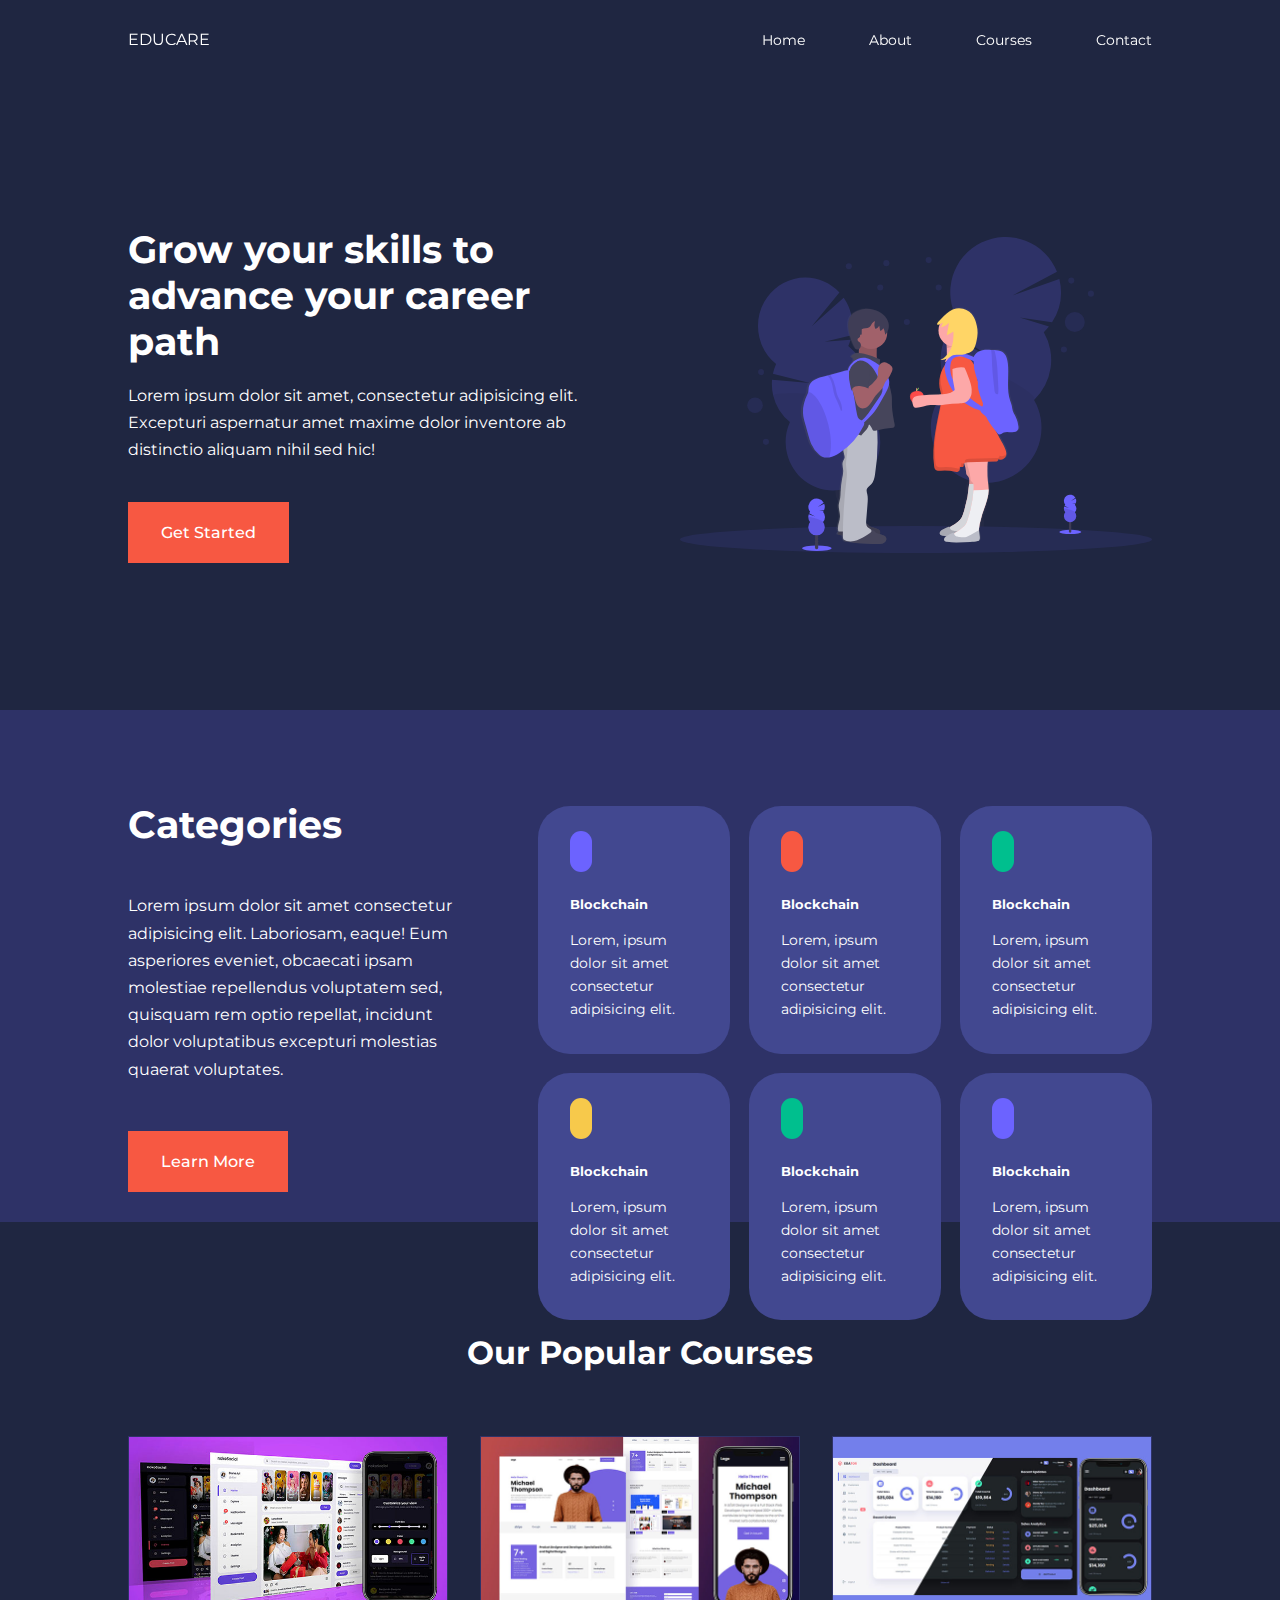
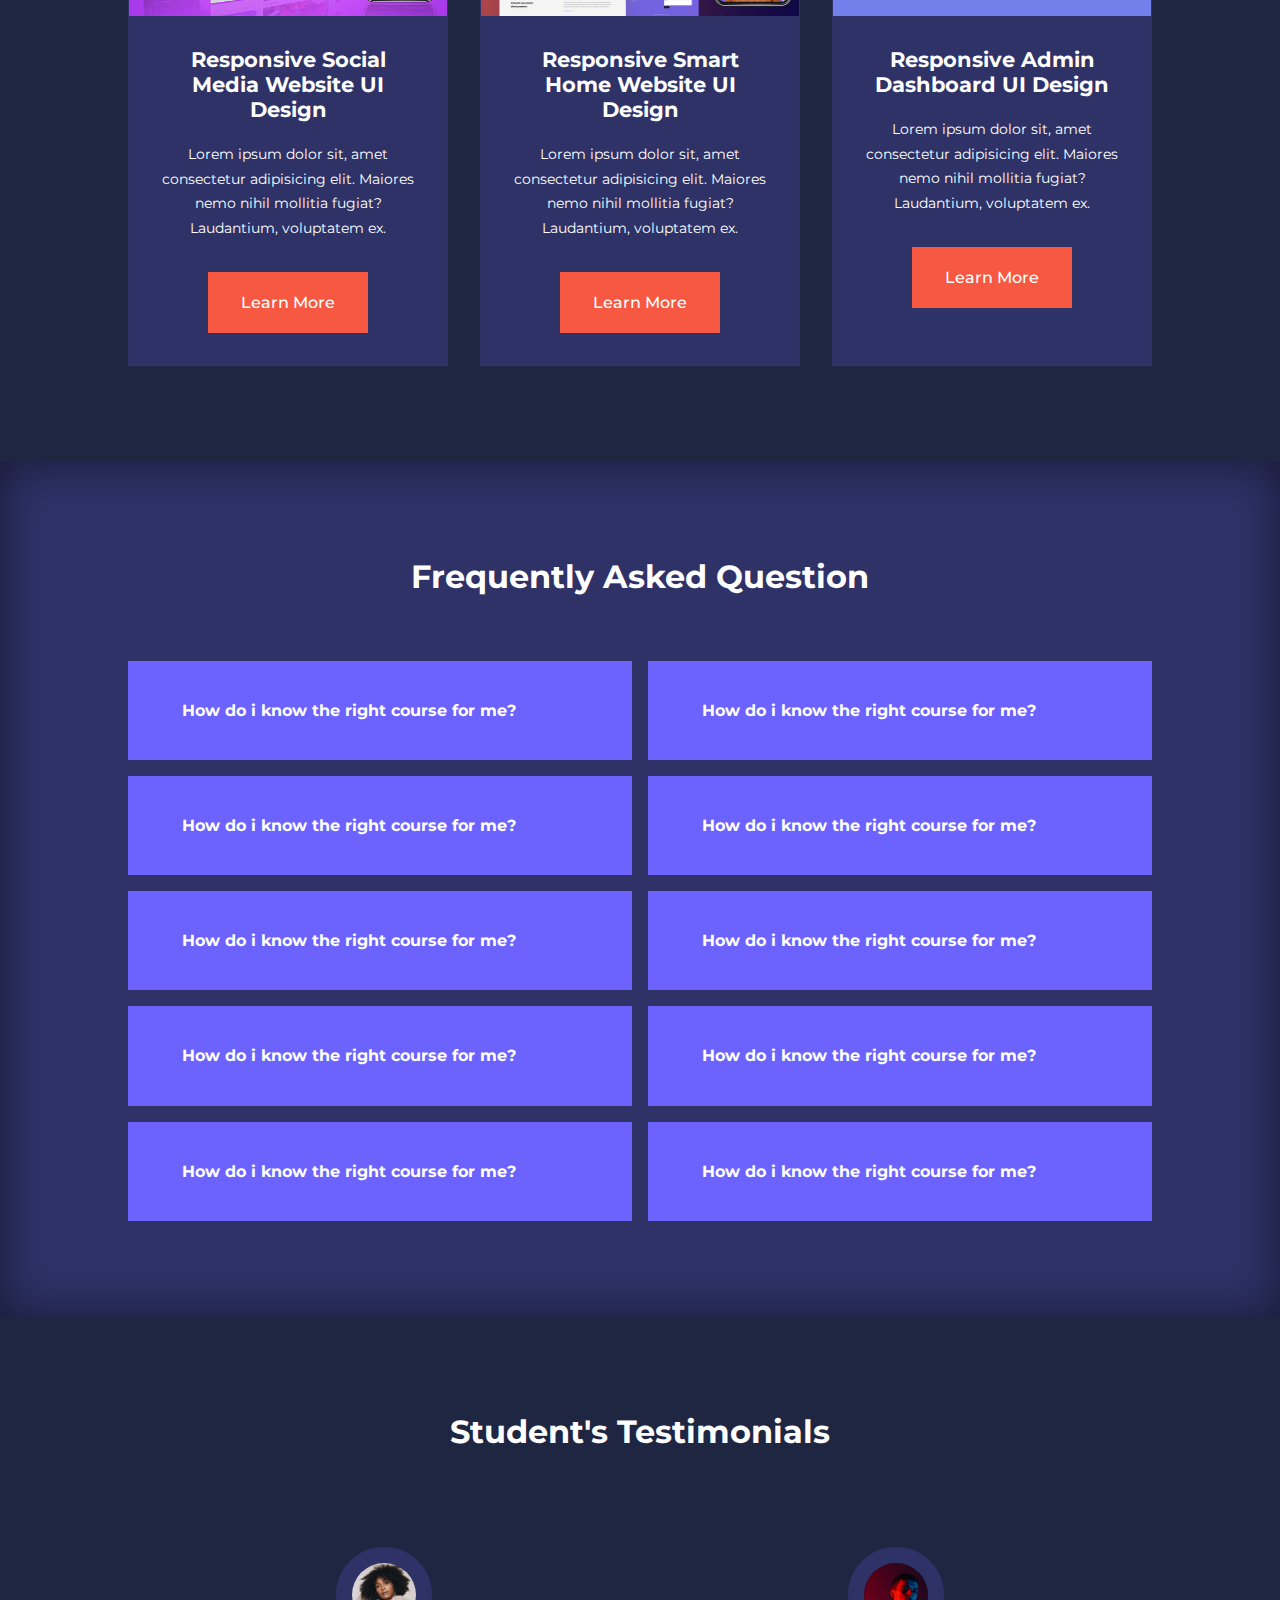
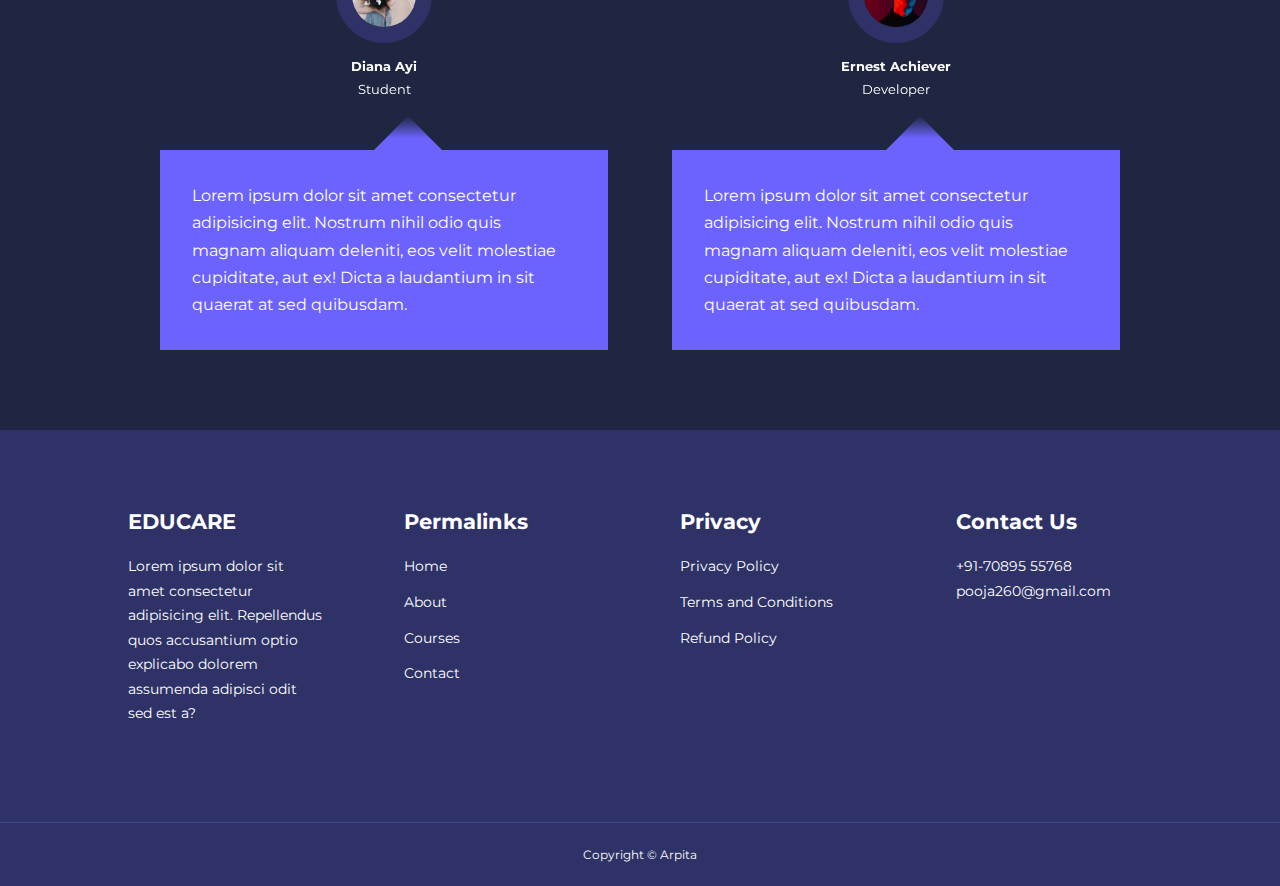
<file: index.html>
<!DOCTYPE html>
<html lang="en">
  <head>
    <meta charset="UTF-8" />
    <meta name="viewport" content="width=device-width, initial-scale=1.0" />
    <title>Education Website</title>

    <link rel="stylesheet" href="css/style.css" />
    <link
      rel="stylesheet"
      href="https://unicons.iconscout.com/release/v4.0.8/css/line.css"
    />
    <link rel="preconnect" href="https://fonts.googleapis.com" />
    <link rel="preconnect" href="https://fonts.gstatic.com" crossorigin />
    <link
      href="https://fonts.googleapis.com/css2?family=Montserrat:wght@300;400;500;600;700;800;900&family=Poppins:wght@500&family=Wix+Madefor+Display&display=swap"
      rel="stylesheet"
    />

    <link
      rel="stylesheet"
      href="https://cdn.jsdelivr.net/npm/swiper@10/swiper-bundle.min.css"
    />
  </head>
  <body>
    <nav>
      <div class="container nav_container">
        <a href="index.html">EDUCARE</a>
        <ul class="nav_menu">
          <li><a href="index.html ">Home</a></li>
          <li><a href="about.html">About</a></li>
          <li><a href="courses.html">Courses</a></li>
          <li><a href="contact.html">Contact</a></li>
        </ul>
        <button id="open-menu-btn"><i class="uil uil-bars"></i></button>
        <button id="close-menu-btn"><i class="uil uil-times"></i></button>
      </div>
    </nav>

    <header>
      <div class="container header_container">
        <div class="header_left">
          <h1>Grow your skills to advance your career path</h1>
          <p>
            Lorem ipsum dolor sit amet, consectetur adipisicing elit. Excepturi
            aspernatur amet maxime dolor inventore ab distinctio aliquam nihil
            sed hic!
          </p>
          <a href="courses.html" class="btn btn-primary"> Get Started</a>
        </div>
        <div class="header_right">
          <div class="header_right-image">
            <img src="./images/header.svg" />
          </div>
        </div>
      </div>
    </header>

    <!-- Start of Categories -->

    <section class="categories">
      <div class="container categories_container">
        <div class="categories_left">
          <h1>Categories</h1>
          <p>
            Lorem ipsum dolor sit amet consectetur adipisicing elit. Laboriosam,
            eaque! Eum asperiores eveniet, obcaecati ipsam molestiae repellendus
            voluptatem sed, quisquam rem optio repellat, incidunt dolor
            voluptatibus excepturi molestias quaerat voluptates.
          </p>
          <a href="#" class="btn btn-primary">Learn More</a>
        </div>

        <div class="categories_right">
          <article class="category">
            <span class="category__icon"
              ><i class="uil uil-bitcoin-circle"></i
            ></span>
            <h5>Blockchain</h5>
            <p>Lorem, ipsum dolor sit amet consectetur adipisicing elit.</p>
          </article>

          <article class="category">
            <span class="category__icon"><i class="uil uil-palette"></i></span>
            <h5>Blockchain</h5>
            <p>Lorem, ipsum dolor sit amet consectetur adipisicing elit.</p>
          </article>

          <article class="category">
            <span class="category__icon"
              ><i class="uil uil-dollar-alt"></i
            ></span>
            <h5>Blockchain</h5>
            <p>Lorem, ipsum dolor sit amet consectetur adipisicing elit.</p>
          </article>

          <article class="category">
            <span class="category__icon"
              ><i class="uil uil-megaphone"></i
            ></span>
            <h5>Blockchain</h5>
            <p>Lorem, ipsum dolor sit amet consectetur adipisicing elit.</p>
          </article>

          <article class="category">
            <span class="category__icon"><i class="uil uil-music"></i></span>
            <h5>Blockchain</h5>
            <p>Lorem, ipsum dolor sit amet consectetur adipisicing elit.</p>
          </article>

          <article class="category">
            <span class="category__icon"
              ><i class="uil uil-puzzle-piece"></i
            ></span>
            <h5>Blockchain</h5>
            <p>Lorem, ipsum dolor sit amet consectetur adipisicing elit.</p>
          </article>
        </div>
      </div>
    </section>

    <!-- End of Categories -->

    <!-- Start of courses -->

    <section class="courses">
      <h2>Our Popular Courses</h2>
      <div class="container courses_container">
        <article class="course">
          <div class="course_image">
            <img src="./images/course1.jpg" alt="" />
          </div>
          <div class="course_info">
            <h4>Responsive Social Media Website UI Design</h4>
            <p>
              Lorem ipsum dolor sit, amet consectetur adipisicing elit. Maiores
              nemo nihil mollitia fugiat? Laudantium, voluptatem ex.
            </p>

            <a href="courses.html" class="btn btn-primary">Learn More</a>
          </div>
        </article>

        <article class="course">
          <div class="course_image">
            <img src="./images/course2.jpg" alt="" />
          </div>
          <div class="course_info">
            <h4>Responsive Smart Home Website UI Design</h4>
            <p>
              Lorem ipsum dolor sit, amet consectetur adipisicing elit. Maiores
              nemo nihil mollitia fugiat? Laudantium, voluptatem ex.
            </p>

            <a href="courses.html" class="btn btn-primary">Learn More</a>
          </div>
        </article>

        <article class="course">
          <div class="course_image">
            <img src="./images/course3.jpg" alt="" />
          </div>
          <div class="course_info">
            <h4>Responsive Admin Dashboard UI Design</h4>
            <p>
              Lorem ipsum dolor sit, amet consectetur adipisicing elit. Maiores
              nemo nihil mollitia fugiat? Laudantium, voluptatem ex.
            </p>

            <a href="courses.html" class="btn btn-primary">Learn More</a>
          </div>
        </article>
      </div>
    </section>

    <!-- End of Courses -->

    <!-- Start of Faq -->

    <section class="faqs">
      <h2>Frequently Asked Question</h2>
      <div class="container container_faq">
        <article class="faq">
          <div class="faq_icon"><i class="uil uil-plus"></i></div>
          <div class="question_answer">
            <h4>How do i know the right course for me?</h4>
            <p>
              Lorem ipsum dolor sit amet consectetur adipisicing elit. Ab ea
              nemo esse mollitia cupiditate necessitatibus perferendis! Dolores
              magnam eius fugiat sit, neque sunt id numquam sapiente quas magni
              molestias earum.
            </p>
          </div>
        </article>

        <article class="faq">
          <div class="faq_icon"><i class="uil uil-plus"></i></div>
          <div class="question_answer">
            <h4>How do i know the right course for me?</h4>
            <p>
              Lorem ipsum dolor sit amet consectetur adipisicing elit. Ab ea
              nemo esse mollitia cupiditate necessitatibus perferendis! Dolores
              magnam eius fugiat sit, neque sunt id numquam sapiente quas magni
              molestias earum.
            </p>
          </div>
        </article>

        <article class="faq">
          <div class="faq_icon"><i class="uil uil-plus"></i></div>
          <div class="question_answer">
            <h4>How do i know the right course for me?</h4>
            <p>
              Lorem ipsum dolor sit amet consectetur adipisicing elit. Ab ea
              nemo esse mollitia cupiditate necessitatibus perferendis! Dolores
              magnam eius fugiat sit, neque sunt id numquam sapiente quas magni
              molestias earum.
            </p>
          </div>
        </article>

        <article class="faq">
          <div class="faq_icon"><i class="uil uil-plus"></i></div>
          <div class="question_answer">
            <h4>How do i know the right course for me?</h4>
            <p>
              Lorem ipsum dolor sit amet consectetur adipisicing elit. Ab ea
              nemo esse mollitia cupiditate necessitatibus perferendis! Dolores
              magnam eius fugiat sit, neque sunt id numquam sapiente quas magni
              molestias earum.
            </p>
          </div>
        </article>

        <article class="faq">
          <div class="faq_icon"><i class="uil uil-plus"></i></div>
          <div class="question_answer">
            <h4>How do i know the right course for me?</h4>
            <p>
              Lorem ipsum dolor sit amet consectetur adipisicing elit. Ab ea
              nemo esse mollitia cupiditate necessitatibus perferendis! Dolores
              magnam eius fugiat sit, neque sunt id numquam sapiente quas magni
              molestias earum.
            </p>
          </div>
        </article>

        <article class="faq">
          <div class="faq_icon"><i class="uil uil-plus"></i></div>
          <div class="question_answer">
            <h4>How do i know the right course for me?</h4>
            <p>
              Lorem ipsum dolor sit amet consectetur adipisicing elit. Ab ea
              nemo esse mollitia cupiditate necessitatibus perferendis! Dolores
              magnam eius fugiat sit, neque sunt id numquam sapiente quas magni
              molestias earum.
            </p>
          </div>
        </article>

        <article class="faq">
          <div class="faq_icon"><i class="uil uil-plus"></i></div>
          <div class="question_answer">
            <h4>How do i know the right course for me?</h4>
            <p>
              Lorem ipsum dolor sit amet consectetur adipisicing elit. Ab ea
              nemo esse mollitia cupiditate necessitatibus perferendis! Dolores
              magnam eius fugiat sit, neque sunt id numquam sapiente quas magni
              molestias earum.
            </p>
          </div>
        </article>

        <article class="faq">
          <div class="faq_icon"><i class="uil uil-plus"></i></div>
          <div class="question_answer">
            <h4>How do i know the right course for me?</h4>
            <p>
              Lorem ipsum dolor sit amet consectetur adipisicing elit. Ab ea
              nemo esse mollitia cupiditate necessitatibus perferendis! Dolores
              magnam eius fugiat sit, neque sunt id numquam sapiente quas magni
              molestias earum.
            </p>
          </div>
        </article>

        <article class="faq">
          <div class="faq_icon"><i class="uil uil-plus"></i></div>
          <div class="question_answer">
            <h4>How do i know the right course for me?</h4>
            <p>
              Lorem ipsum dolor sit amet consectetur adipisicing elit. Ab ea
              nemo esse mollitia cupiditate necessitatibus perferendis! Dolores
              magnam eius fugiat sit, neque sunt id numquam sapiente quas magni
              molestias earum.
            </p>
          </div>
        </article>

        <article class="faq">
          <div class="faq_icon"><i class="uil uil-plus"></i></div>
          <div class="question_answer">
            <h4>How do i know the right course for me?</h4>
            <p>
              Lorem ipsum dolor sit amet consectetur adipisicing elit. Ab ea
              nemo esse mollitia cupiditate necessitatibus perferendis! Dolores
              magnam eius fugiat sit, neque sunt id numquam sapiente quas magni
              molestias earum.
            </p>
          </div>
        </article>
      </div>
    </section>

    <!-- End of Faq -->

    <!-- Start of testimonials -->

    <section class="container testimonal_container swiper mySwiper">
      <h2 class="testimonial_heading">Student's Testimonials</h2>
      <div class="swiper-wrapper">
        <article class="testimonial swiper-slide">
          <div class="avatar">
            <img src="images/avatar1.jpg" alt="" />
          </div>
          <div class="testimonial_info">
            <h5>Diana Ayi</h5>
            <small>Student</small>
          </div>
          <div class="testimonial_body">
            <p>
              Lorem ipsum dolor sit amet consectetur adipisicing elit. Nostrum
              nihil odio quis magnam aliquam deleniti, eos velit molestiae
              cupiditate, aut ex! Dicta a laudantium in sit quaerat at sed
              quibusdam.
            </p>
          </div>
        </article>

        <article class="testimonial swiper-slide">
          <div class="avatar">
            <img src="images/avatar2.jpg" alt="" />
          </div>
          <div class="testimonial_info">
            <h5>Ernest Achiever</h5>
            <small>Developer</small>
          </div>
          <div class="testimonial_body">
            <p>
              Lorem ipsum dolor sit amet consectetur adipisicing elit. Nostrum
              nihil odio quis magnam aliquam deleniti, eos velit molestiae
              cupiditate, aut ex! Dicta a laudantium in sit quaerat at sed
              quibusdam.
            </p>
          </div>
        </article>

        <article class="testimonial swiper-slide">
          <div class="avatar">
            <img src="images/avatar3.jpg" alt="" />
          </div>
          <div class="testimonial_info">
            <h5>Edem Quist</h5>
            <small>Student</small>
          </div>
          <div class="testimonial_body">
            <p>
              Lorem ipsum dolor sit amet consectetur adipisicing elit. Nostrum
              nihil odio quis magnam aliquam deleniti, eos velit molestiae
              cupiditate, aut ex! Dicta a laudantium in sit quaerat at sed
              quibusdam.
            </p>
          </div>
        </article>

        <article class="testimonial swiper-slide">
          <div class="avatar">
            <img src="images/avatar4.jpg" alt="" />
          </div>
          <div class="testimonial_info">
            <h5>Hajia Bintu</h5>
            <small>Student</small>
          </div>
          <div class="testimonial_body">
            <p>
              Lorem ipsum dolor sit amet consectetur adipisicing elit. Nostrum
              nihil odio quis magnam aliquam deleniti, eos velit molestiae
              cupiditate, aut ex! Dicta a laudantium in sit quaerat at sed
              quibusdam.
            </p>
          </div>
        </article>

        <article class="testimonial swiper-slide">
          <div class="avatar">
            <img src="images/avatar5.jpg" alt="" />
          </div>
          <div class="testimonial_info">
            <h5>Jane Doe</h5>
            <small>Student</small>
          </div>
          <div class="testimonial_body">
            <p>
              Lorem ipsum dolor sit amet consectetur adipisicing elit. Nostrum
              nihil odio quis magnam aliquam deleniti, eos velit molestiae
              cupiditate, aut ex! Dicta a laudantium in sit quaerat at sed
              quibusdam.
            </p>
          </div>
        </article>
        
      </div>
    </section>

    <!-- End of testimonials -->

    <footer class="footer">
      <div class="container footer_container">
        <div class="footer_1">
          <a href="index.html" class="footer_logo"><h4>EDUCARE</h4></a>
          <p>
            Lorem ipsum dolor sit amet consectetur adipisicing elit. Repellendus
            quos accusantium optio explicabo dolorem assumenda adipisci odit sed
            est a?
          </p>
        </div>

        <div class="footer_2">
          <h4>Permalinks</h4>
          <ul class="permalinks">
            <li><a href="index.html">Home</a></li>
            <li><a href="about.html">About</a></li>
            <li><a href="courses.html">Courses</a></li>
            <li><a href="contact.html">Contact</a></li>
          </ul>
        </div>

        <div class="footer_3">
          <h4>Privacy</h4>
          <ul class="privacy">
            <li><a href="#">Privacy Policy </a></li>
            <li><a href="#">Terms and Conditions</a></li>
            <li><a href="#">Refund Policy</a></li>
          </ul>
        </div>

        <div class="footer_4">
          <h4>Contact Us</h4>
          <div>
            <p>+91-70895 55768 </p>
            <p>pooja260@gmail.com</p>
          </div>

          <ul class="footer_socials">
            <li><a href="#"><i class="uil uil-facebook"></i></a></li>
            <li><a href="#"><i class="uil uil-instagram"></i></a></li>
            <li><a href="#"><i class="uil uil-twitter"></i></a></li>
            <li><a href="#"><i class="uil uil-linkedin-alt"></i></a></li>
          </ul>
        </div>
      </div>

      <div class="footer_copyright">
        <small>Copyright &copy; Arpita</small>
      </div>
    </footer>

     <!-- End of Footer -->

    <script src="https://cdn.jsdelivr.net/npm/swiper@10/swiper-bundle.min.js"></script>
    <script src="main.js"></script>
    <script>
      var swiper = new Swiper(".mySwiper", {
        slidesPerView: 1,
        spacesBetween: 30,
        pagination: {
          el: ".swiper-pagination",
          clickable: true,
        },

        breakpoints: {
          600: { 
            slidesPerView: 2,
          },
        },
      });
    </script>
  </body>
</html>
</file>
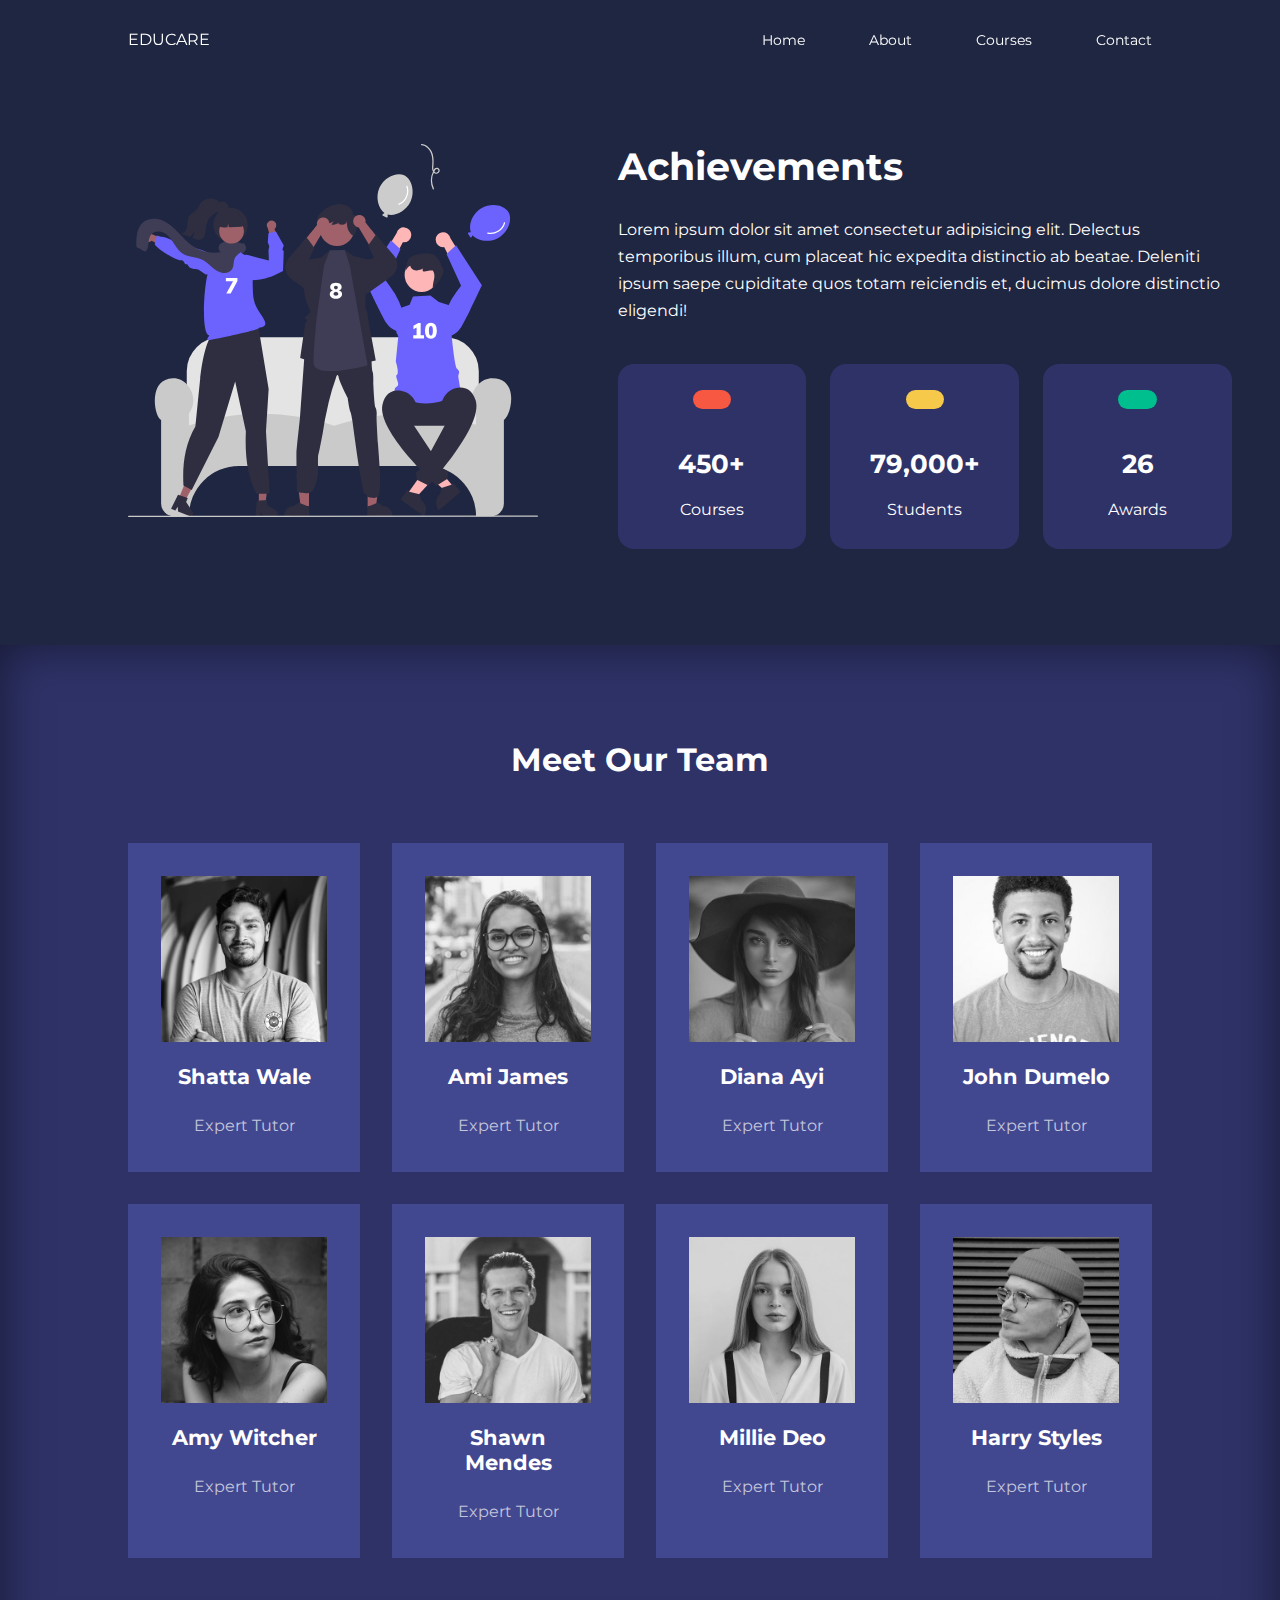
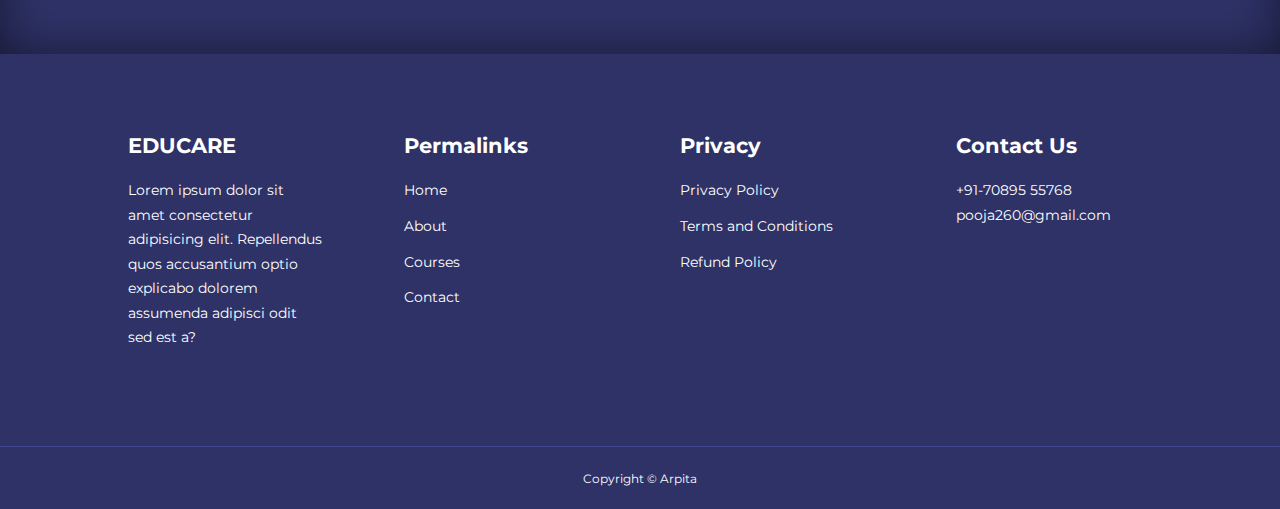
<file: about.html>
<!DOCTYPE html>
<html lang="en">
  <head>
    <meta charset="UTF-8" />
    <meta name="viewport" content="width=device-width, initial-scale=1.0" />
    <title>Education Website</title>

    <link rel="stylesheet" href="css/style.css" />
    <link rel="stylesheet" href="css/about.css">
    <link
      rel="stylesheet"
      href="https://unicons.iconscout.com/release/v4.0.8/css/line.css"
    />
    <link rel="preconnect" href="https://fonts.googleapis.com" />
    <link rel="preconnect" href="https://fonts.gstatic.com" crossorigin />
    <link
      href="https://fonts.googleapis.com/css2?family=Montserrat:wght@300;400;500;600;700;800;900&family=Poppins:wght@500&family=Wix+Madefor+Display&display=swap"
      rel="stylesheet"
    />

    <link
      rel="stylesheet"
      href="https://cdn.jsdelivr.net/npm/swiper@10/swiper-bundle.min.css"
    />
  </head>
  <body>
    <nav>
      <div class="container nav_container">
        <a href="index.html">EDUCARE</a>
        <ul class="nav_menu">
          <li><a href="index.html ">Home</a></li>
          <li><a href="about.html">About</a></li>
          <li><a href="courses.html">Courses</a></li>
          <li><a href="contact.html">Contact</a></li>
        </ul>
        <button id="open-menu-btn"><i class="uil uil-bars"></i></button>
        <button id="close-menu-btn"><i class="uil uil-times"></i></button>
      </div>
    </nav>

    <section class="about_achievements">
      <div class="container about_achievements-container">
        <div class="about_achievements-left">
          <img src="images/about achievements.svg" alt="" />
        </div>
        <div class="about_achievements-right">
          <h1>Achievements</h1>
          <p>
            Lorem ipsum dolor sit amet consectetur adipisicing elit. Delectus
            temporibus illum, cum placeat hic expedita distinctio ab beatae.
            Deleniti ipsum saepe cupiditate quos totam reiciendis et, ducimus
            dolore distinctio eligendi!
          </p>
          <div class="achievements-cards">
            <article class="achievement-card">
                <span class="achievements-icon"> <i class="uil uil-video"></i> </span>
                <h3>450+</h3>
                <p>Courses</p>
            </article>

            <article class="achievement-card">
                <span class="achievements-icon"> <i class="uil uil-users-alt"></i> </span>
                <h3>79,000+</h3>
                <p>Students</p>
            </article>
             
            <article class="achievement-card">
                <span class="achievements-icon"> <i class="uil uil-trophy"></i> </span>
                <h3>26</h3>
                <p>Awards</p>
            </article>
          </div>
        </div> 
      </div>
    </section>


    <section class="team">
        <h2>Meet Our Team</h2>

        <div  class="container team_container">
            <article class="team_member">
                <div class="team_member-image">
                    <img src="images/tm1.jpg" >
                </div>
                <div class="team_member-info">
                    <h4>Shatta Wale</h4>
                    <p>Expert Tutor</p>
                </div>
                <div class="team_member-socials">
                    <a href="https://instagram.com" target="_blank"><i class="uil uil-instagram"></i></a>
                    <a href="https://twitter.com" target="_blank"><i class="uil uil-twitter"></i></a>
                    <a href="https://linkedin.com" target="_blank"><i class="uil uil-linkedin"></i></a>
                </div> 
            </article>

            <article class="team_member">
                <div class="team_member-image">
                    <img src="images/tm2.jpg" >
                </div>
                <div class="team_member-info">
                    <h4>Ami James </h4>
                    <p>Expert Tutor</p>
                </div>
                <div class="team_member-socials">
                    <a href="https://instagram.com" target="_blank"><i class="uil uil-instagram"></i></a>
                    <a href="https://twitter.com" target="_blank"><i class="uil uil-twitter"></i></a>
                    <a href="https://linkedin.com" target="_blank"><i class="uil uil-linkedin"></i></a>
                </div> 
            </article>

            <article class="team_member">
                <div class="team_member-image">
                    <img src="images/tm3.jpg" >
                </div>
                <div class="team_member-info">
                    <h4>Diana Ayi</h4>
                    <p>Expert Tutor</p>
                </div>
                <div class="team_member-socials">
                    <a href="https://instagram.com" target="_blank"><i class="uil uil-instagram"></i></a>
                    <a href="https://twitter.com" target="_blank"><i class="uil uil-twitter"></i></a>
                    <a href="https://linkedin.com" target="_blank"><i class="uil uil-linkedin"></i></a>
                </div> 
            </article>

            <article class="team_member">
                <div class="team_member-image">
                    <img src="images/tm4.jpg" >
                </div>
                <div class="team_member-info">
                    <h4>John Dumelo</h4>
                    <p>Expert Tutor</p>
                </div>
                <div class="team_member-socials">
                    <a href="https://instagram.com" target="_blank"><i class="uil uil-instagram"></i></a>
                    <a href="https://twitter.com" target="_blank"><i class="uil uil-twitter"></i></a>
                    <a href="https://linkedin.com" target="_blank"><i class="uil uil-linkedin"></i></a>
                </div> 
            </article>

            <article class="team_member">
                <div class="team_member-image">
                    <img src="images/tm5.jpg" >
                </div>
                <div class="team_member-info">
                    <h4>Amy Witcher</h4>
                    <p>Expert Tutor</p>
                </div>
                <div class="team_member-socials">
                    <a href="https://instagram.com" target="_blank"><i class="uil uil-instagram"></i></a>
                    <a href="https://twitter.com" target="_blank"><i class="uil uil-twitter"></i></a>
                    <a href="https://linkedin.com" target="_blank"><i class="uil uil-linkedin"></i></a>
                </div>  
            </article>

            <article class="team_member">
                <div class="team_member-image">
                    <img src="images/tm6.jpg" >
                </div>
                <div class="team_member-info">
                    <h4>Shawn Mendes</h4>
                    <p>Expert Tutor</p>
                </div>
                <div class="team_member-socials">
                    <a href="https://instagram.com" target="_blank"><i class="uil uil-instagram"></i></a>
                    <a href="https://twitter.com" target="_blank"><i class="uil uil-twitter"></i></a>
                    <a href="https://linkedin.com" target="_blank"><i class="uil uil-linkedin"></i></a>
                </div> 
            </article>


            <article class="team_member">
                <div class="team_member-image">
                    <img src="images/tm7.jpg" >
                </div>
                <div class="team_member-info">
                    <h4>Millie Deo</h4>
                    <p>Expert Tutor</p>
                </div>
                <div class="team_member-socials">
                    <a href="https://instagram.com" target="_blank"><i class="uil uil-instagram"></i></a>
                    <a href="https://twitter.com" target="_blank"><i class="uil uil-twitter"></i></a>
                    <a href="https://linkedin.com" target="_blank"><i class="uil uil-linkedin"></i></a>
                </div> 
            </article>

            <article class="team_member">
                <div class="team_member-image">
                    <img src="images/tm8.jpg" >
                </div>
                <div class="team_member-info">
                    <h4>Harry Styles</h4>
                    <p>Expert Tutor</p>
                </div>
                <div class="team_member-socials">
                    <a href="https://instagram.com" target="_blank"><i class="uil uil-instagram"></i></a>
                    <a href="https://twitter.com" target="_blank"><i class="uil uil-twitter"></i></a>
                    <a href="https://linkedin.com" target="_blank"><i class="uil uil-linkedin"></i></a>
                </div> 
            </article>
        </div>

    </section>

    <footer class="footer">
      <div class="container footer_container">
        <div class="footer_1">
          <a href="index.html" class="footer_logo"><h4>EDUCARE</h4></a>
          <p>
            Lorem ipsum dolor sit amet consectetur adipisicing elit. Repellendus
            quos accusantium optio explicabo dolorem assumenda adipisci odit sed
            est a?
          </p>
        </div>

        <div class="footer_2">
          <h4>Permalinks</h4>
          <ul class="permalinks">
            <li><a href="index.html">Home</a></li>
            <li><a href="about.html">About</a></li>
            <li><a href="courses.html">Courses</a></li>
            <li><a href="contact.html">Contact</a></li>
          </ul>
        </div>

        <div class="footer_3">
          <h4>Privacy</h4>
          <ul class="privacy">
            <li><a href="#">Privacy Policy </a></li>
            <li><a href="#">Terms and Conditions</a></li>
            <li><a href="#">Refund Policy</a></li>
          </ul>
        </div>

        <div class="footer_4">
          <h4>Contact Us</h4>
          <div>
            <p>+91-70895 55768</p>
            <p>pooja260@gmail.com</p>
          </div>

          <ul class="footer_socials">
            <li>
              <a href="#"><i class="uil uil-facebook"></i></a>
            </li>
            <li>
              <a href="#"><i class="uil uil-instagram"></i></a>
            </li>
            <li>
              <a href="#"><i class="uil uil-twitter"></i></a>
            </li>
            <li>
              <a href="#"><i class="uil uil-linkedin-alt"></i></a>
            </li>
          </ul>
        </div>
      </div>

      <div class="footer_copyright">
        <small>Copyright &copy; Arpita</small>
      </div>
    </footer>

    <script src="main.js"></script>
  </body>
</html>
</file>
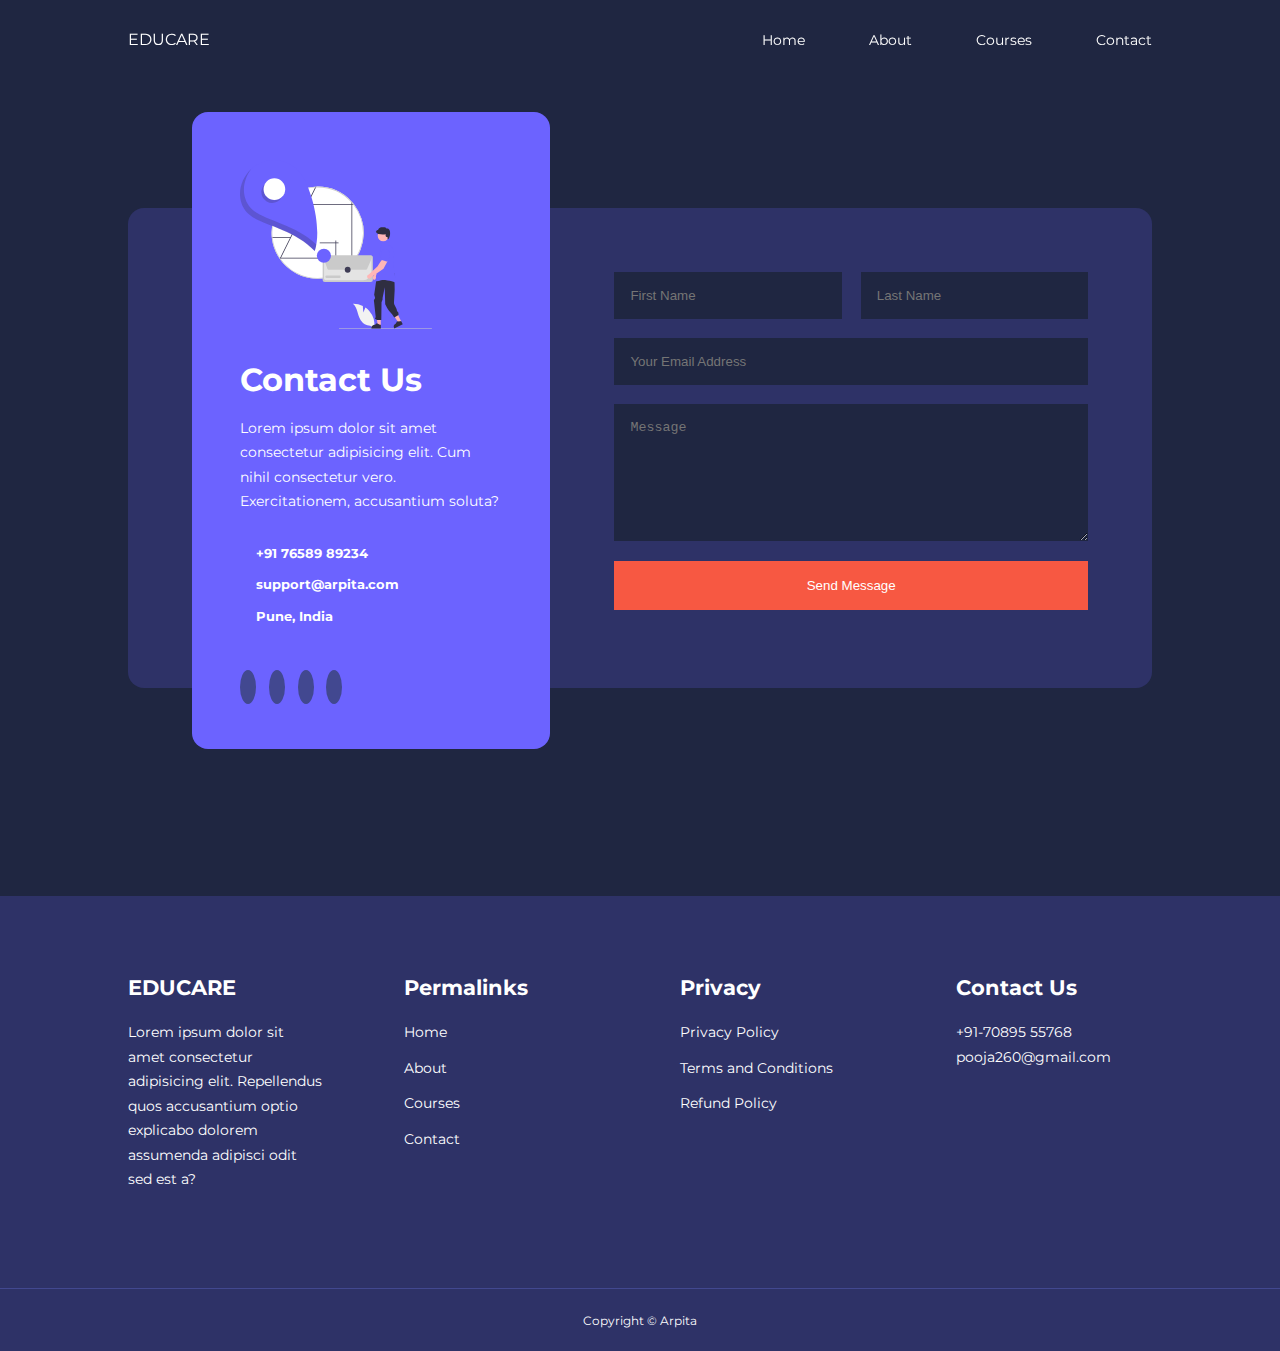
<file: contact.html>
<!DOCTYPE html>
<html lang="en">
  <head>
    <meta charset="UTF-8" />
    <meta name="viewport" content="width=device-width, initial-scale=1.0" />
    <title>Education Website</title>

    <link rel="stylesheet" href="css/style.css" />
    <link rel="stylesheet" href="css/contact.css" />
    <link
      rel="stylesheet"
      href="https://unicons.iconscout.com/release/v4.0.8/css/line.css"
    />
    <link rel="preconnect" href="https://fonts.googleapis.com" />
    <link rel="preconnect" href="https://fonts.gstatic.com" crossorigin />
    <link
      href="https://fonts.googleapis.com/css2?family=Montserrat:wght@300;400;500;600;700;800;900&family=Poppins:wght@500&family=Wix+Madefor+Display&display=swap"
      rel="stylesheet"
    />

    <link
      rel="stylesheet"
      href="https://cdn.jsdelivr.net/npm/swiper@10/swiper-bundle.min.css"
    />
  </head>
  <body>
    <nav>
      <div class="container nav_container">
        <a href="index.html">EDUCARE</a>
        <ul class="nav_menu">
          <li><a href="index.html ">Home</a></li>
          <li><a href="about.html">About</a></li>
          <li><a href="courses.html">Courses</a></li>
          <li><a href="contact.html">Contact</a></li>
        </ul>
        <button id="open-menu-btn"><i class="uil uil-bars"></i></button>
        <button id="close-menu-btn"><i class="uil uil-times"></i></button>
      </div>
    </nav>

    <section class="contact">
      <div class="container contact_container">
        <aside class="contact_aside">
          <div class="aside_image">
            <img src="images/contact.svg" />
          </div>
          <h2>Contact Us</h2>
          <p>
            Lorem ipsum dolor sit amet consectetur adipisicing elit. Cum nihil
            consectetur vero. Exercitationem, accusantium soluta?
          </p>
          <ul class="contact_details">
            <li>
              <i class="uil uil-phone-times"></i>
              <h5>+91 76589 89234</h5>
            </li>
            <li>
              <i class="uil uil-envelope"></i>
              <h5>support@arpita.com</h5>
            </li>
            <li>
              <i class="uil uil-location-point"></i>
              <h5>Pune, India</h5>
            </li>
          </ul>
          <ul class="contact_socials">
            <li>
              <a href="#"><i class="uil uil-facebook"></i></a>
            </li>
            <li>
              <a href="#"><i class="uil uil-instagram"></i></a>
            </li>
            <li>
              <a href="#"><i class="uil uil-twitter"></i></a>
            </li>
            <li>
              <a href="#"><i class="uil uil-linkedin-alt"></i></a>
            </li>
          </ul>
        </aside>

        <form action="https://formspree.io/f/moqoddyr" method="POST" class="contact_form">
            <div class="form_name">
                <input type="text" name="first Name" placeholder="First Name" required>
                <input type="text" name="Last Name" placeholder="Last Name" required>
            </div>
            <input type="email" name="Email Address" placeholder="Your Email Address" required>
            <textarea name="Message" rows="7" placeholder="Message" required></textarea>
            <button type="submit" class="btn btn-primary"> Send Message</button>
        </form>
      </div>
    </section>

    <footer class="footer">
      <div class="container footer_container">
        <div class="footer_1">
          <a href="index.html" class="footer_logo"><h4>EDUCARE</h4></a>
          <p>
            Lorem ipsum dolor sit amet consectetur adipisicing elit. Repellendus
            quos accusantium optio explicabo dolorem assumenda adipisci odit sed
            est a?
          </p>
        </div>

        <div class="footer_2">
          <h4>Permalinks</h4>
          <ul class="permalinks">
            <li><a href="index.html">Home</a></li>
            <li><a href="about.html">About</a></li>
            <li><a href="courses.html">Courses</a></li>
            <li><a href="contact.html">Contact</a></li>
          </ul>
        </div>

        <div class="footer_3">
          <h4>Privacy</h4>
          <ul class="privacy">
            <li><a href="#">Privacy Policy </a></li>
            <li><a href="#">Terms and Conditions</a></li>
            <li><a href="#">Refund Policy</a></li>
          </ul>
        </div>

        <div class="footer_4">
          <h4>Contact Us</h4>
          <div>
            <p>+91-70895 55768</p>
            <p>pooja260@gmail.com</p>
          </div>

          <ul class="footer_socials">
            <li>
              <a href="#"><i class="uil uil-facebook"></i></a>
            </li>
            <li>
              <a href="#"><i class="uil uil-instagram"></i></a>
            </li>
            <li>
              <a href="#"><i class="uil uil-twitter"></i></a>
            </li>
            <li>
              <a href="#"><i class="uil uil-linkedin-alt"></i></a>
            </li>
          </ul>
        </div>
      </div>

      <div class="footer_copyright">
        <small>Copyright &copy; Arpita</small>
      </div>
    </footer>

    <!-- End of Footer -->

    <script src="main.js"></script>
  </body>
</html>
</file>
<file: css/style.css>
* {
  margin: 0;
  padding: 0;
  border: 0;
  outline: 0;
  text-decoration: none;
  list-style: none;
  box-sizing: border-box;
}

:root {
  --color-primary: #6c63ff;
  --color-success: #00bf8e;
  --color-warning: #f7c94b;
  --color-danger: #f75842;
  --color-danger-variant: rgba(247, 88, 66, 0.4);
  --color-white: #ffffff;
  --color-light: rgba(255, 255, 255, 0.7);
  --color-black: #000;
  --color-bg: #1f2641;
  --color-bg1: #2e3267;
  --color-bg2: #424890;

  --container-width-lg: 80%;
  --container-width-md: 90%;
  --container-width-sm: 94%;

  --transition: all 400ms ease;
}
body {
  font-family: "Montserrat", sans-serif;
  line-height: 1.7;
  color: var(--color-white);
  background: var(--color-bg);
}

.container {
  width: var(--container-width-lg);
  margin: 0 auto;
}

section {
  padding: 6rem 0;
}

section h2 {
  text-align: center;
  margin-bottom: 4rem;
}

h1,
h2,
h3,
h4,
h5 {
  line-height: 1.2;
}

h1 {
  font-size: 2.4rem;
}

h2 {
  font-size: 2rem;
}

h3 {
  font-size: 1.6rem;
}

h4 {
  font-size: 1.3rem;
}

a {
  color: var(--color-white);
}

img {
  width: 100%;
  display: block;
  object-fit: cover;
}

.btn {
  display: inline-block;
  background: var(--color-white);
  color: var(--color-black);
  padding: 1rem 2rem;
  border: 1px solid transparent;
  font-weight: 500;
  transition: var(--transition);
}

.btn:hover {
  background: transparent;
  color: var(--color-white);
  border-color: var(--color-white);
}

.btn-primary {
  background: var(--color-danger);
  color: var(--color-white);
}

nav {
  background: transparent;
  width: 100vw;
  height: 5rem;
  position: fixed;
  top: 0;
  z-index: 11;
}

/* change navbar style on scroll using javascript */

.window-scroll {
  background: var(--color-primary);
  box-shadow: 0 1rem 2rem rgba(0, 0, 0, 0.2);
}

.nav_container {
  height: 100%;
  display: flex;
  justify-content: space-between;
  align-items: center;
}

nav button {
  display: none;
}

.nav_menu {
  display: flex;
  align-items: center;
  gap: 4rem;
}

.nav_menu a {
  font-size: 0.9rem;
  transition: var(--transition);
}

.nav_menu a:hover {
  color: var(--color-bg2);
}

header {
  position: relative;
  top: 5rem;
  overflow: hidden;
  height: 70vh;
  margin-bottom: 5rem;
}

.header_container {
  display: grid;
  grid-template-columns: 1fr 1fr;
  align-items: center;
  gap: 5rem;
  height: 100%;
}

.header_left p {
  margin: 1rem 0 2.4rem;
}

/* Categories */

.categories {
  background: var(--color-bg1);
  height: 32rem;
}

.categories h1 {
  line-height: 1;
  margin-bottom: 3rem;
}

.categories_container {
  display: grid;
  grid-template-columns: 40% 60%;
}

.categories_left {
  margin-right: 4rem;
}

.categories_left p {
  margin: 1rem 0 3rem;
}

.categories_right {
  display: grid;
  grid-template-columns: repeat(3, 1fr);
  gap: 1.2rem;
}

.category {
  background: var(--color-bg2);
  padding: 2rem;
  border-radius: 2rem;
  transition: var(--transition);
}

.category:hover {
  box-shadow: 0 3rem 3rem rgba(0, 0, 0, 0.3);
  z-index: 1;
}

.category:nth-child(2) .category__icon {
  background: var(--color-danger);
}

.category:nth-child(3) .category__icon {
  background: var(--color-success);
}

.category:nth-child(4) .category__icon {
  background: var(--color-warning);
}

.category:nth-child(5) .category__icon {
  background: var(--color-success);
}

.category__icon {
  background-color: var(--color-primary);
  padding: 0.7rem;
  border-radius: 0.9rem;
}

.category h5 {
  margin: 2rem 0 1rem;
}

.category p {
  font-size: 0.85rem;
}

/* Our Popular courses */

.courses {
  margin-top: 1rem;
}

.courses_container {
  display: grid;
  grid-template-columns: repeat(3, 1fr);
  gap: 2rem;
}

.course {
  background: var(--color-bg1);
  text-align: center;
  border: 1px solid transparent;
  transition: var(--transition);
}

.course:hover {
  background-color: transparent;
  border-color: var(--color-primary);
}

.course_info {
  padding: 2rem;
}

.course_info p {
  padding-top: 1.2rem;
  padding-bottom: 2rem;
  font-size: 0.9rem;
}

/* FAQ */

.faqs {
  background: var(--color-bg1);
  box-shadow: inset 0 0 3rem rgba(0, 0, 0, 0.5);
}

.container_faq {
  display: grid;
  grid-template-columns: 1fr 1fr;
  gap: 1rem;
}

.faq {
  padding: 2rem;
  display: flex;
  align-items: center;
  gap: 1.4rem;
  height: fit-content;
  background: var(--color-primary);
  cursor: pointer;
}

.faq h4 {
  font-size: 1rem;
  line-height: 2.2;
}

.faq_icon {
  align-self: flex-start;
  font-size: 1.2rem;
}

.faq p {
  margin-top: 0.8rem;
  display: none;
}

.faq.open p {
  display: block;
}

/* testimonials */

.testimonial_container {
  overflow-x: hidden;
  position: relative;
  margin-bottom: 5rem; 
  
}

.testimonial_heading{
    padding-top: 6rem;
}



.testimonial {
  padding: 2rem;
  padding-bottom: 5rem;
}

.avatar {
  width: 6rem;
  height: 6rem;
  border-radius: 50%;
  overflow: hidden;
  margin: 0 auto 1rem;
  border: 1rem solid var(--color-bg1);
}

.testimonial_info {
  text-align: center;
}

.testimonial_body {
  background: var(--color-primary);
  padding: 2rem;
  margin-top: 3rem;
  position: relative;
}

.testimonial_body::before {
  content: "";
  display: block;
  background: linear-gradient(
    135deg,
    transparent,
    var(--color-primary),
    var(--color-primary),
    var(--color-primary)
  );
  width: 3rem;
  height: 3rem;
  position: absolute;
  left: 50%;
  top: -1.5rem;
  transform: rotate(45deg);
}

/* footer */
.footer {
  background: var(--color-bg1);
  padding-top: 5rem;
  font-size: 0.9rem;
}

.footer_container {
  display: grid;
  grid-template-columns: repeat(4, 1fr);
  gap: 5rem;
}

.footer_container > div h4 {
  margin-bottom: 1.2rem;
}

.footer_1 p {
  margin: 0 0 2rem;
}

footer ul li {
  margin-bottom: 0.7rem;
}

.footer ul li a :hover {
  text-decoration: underline;
}

.footer_socials {
  display: flex;
  gap: 1rem;
  font-size: 1.2rem;
  margin-top: 2rem;
}

.footer_copyright {
  text-align: center;
  margin-top: 4rem;
  padding: 1.2rem 0;
  border-top: 1px solid var(--color-bg2);
}

/* MEDIA QUERIES TABLETS */

@media screen and (max-width: 1024px) {
  .container {
    width: var(--container-width-md);
  }
  h1 {
    font-size: 2.2rem;
  }

  h2 {
    font-size: 1.7rem;
  }

  h3 {
    font-size: 1.4rem;
  }

  h4 {
    font-size: 1.2rem;
  }

  /* Navbar */

  nav button {
    display: inline-block;
    background: transparent;
    font-size: 1.8rem;
    color: var(--color-white);
    cursor: pointer;
  }

  nav button#close-menu-btn{
    display: none;
  }

  .nav_menu{
    position: fixed;
    top: 5rem;
    right: 5%;
    height: fit-content;
    width: 18rem;
    flex-direction: column;
    gap: 0;
  }

  .nav_menu li{
    width: 100%;
    height: 5.8rem;
    animation: animateNavItems 400ms linear forwards;
    transform-origin: top right ;
    opacity: 0;
  }
  

  .nav_menu li:nth-child(2){
    animation-delay: 200ms;
  }
  .nav_menu li:nth-child(3){
    animation-delay: 400ms;
  }
  .nav_menu li:nth-child(4){
    animation-delay: 600ms;
  }
  
  @keyframes animateNavItems {
    0%{
        transform: rotateZ(-90deg) rotateX(90deg) scale(1);
    }
    100%{
        transform: rotateZ(0);
        opacity: 1;
    }
    
  }
  .nav_menu li a{
 
    background: var(--color-primary);
    box-shadow: -4rem 6rem 10rem rgba(0, 0, 0, 0.6);
    width: 100%;
    height: 100%;
    display: grid;
    place-items: center;
  }

  .nav_menu li a:hover{
    background: var(--color-bg2);
    color: var(--color-white);
  }



header{
    height: 52vh;
    margin-bottom: 4rem;
}

.header_container{
    gap: 0;
    padding-bottom: 12rem;

}

.header_left{
    margin-bottom: 3rem;
}

.header_right{
    padding: 3rem;
}

.categories{
    height: auto;
}

.categories_container{
    grid-template-columns: 1fr;
    gap: 3rem;
}

.categories_left{
    margin-right: 0;
}

.courses{
    margin-top: 0;
}

.courses_container{
    grid-template-columns: 1fr 1fr;
}

.container_faq{
    grid-template-columns: 1fr;
}

.faq{
    padding: 1.5rem;
}
.footer_container{
    grid-template-columns: 1fr 1fr;
}

}


@media screen and (max-width: 600px) {
    .container{
         width: var(--container-width-sm);
    }

    .nav_menu{
        right: 3%;
    }

    header{
        height: 100vh;
    }
    
    .header_container{
        grid-template-columns: 1fr;
        text-align:  center;
        margin-top: 0rem;
    }

    

    

    .categories_right{
        grid-template-columns: 1fr 1fr;
        gap: 0.7rem;
    }

    .category{
        padding: 1rem;
        border-radius: 1rem;
    }
     
    .category__icon{
        margin-top: 4px;
        display: inline-block;
    }

    .courses_container{
        grid-template-columns: 1fr;

    }

    .testimonial_body{
        padding: 1.2rem;
    }

    .footer_container{
        grid-template-columns: 1fr;
        text-align: center;
        gap: 2rem;

    }

    .footer_1 p{
         margin: 1rem auto;

    }

    .footer_socials{
        justify-content: center;
    }
}
</file>
<file: css/about.css>
:root {
    --color-primary: #6c63ff;
    --color-success: #00bf8e;
    --color-warning: #f7c94b;
    --color-danger: #f75842;
    --color-danger-variant: rgba(247, 88, 66, 0.4);
    --color-white: #ffffff;
    --color-light: rgba(255, 255, 255, 0.7);
    --color-black: #000;
    --color-bg: #1f2641;
    --color-bg1: #2e3267;
    --color-bg2: #424890;
  
    --container-width-lg: 80%;
    --container-width-md: 90%;
    --container-width-sm: 94%;
  
    --transition: all 400ms ease;
  }
  body {
    font-family: "Montserrat", sans-serif;
    line-height: 1.7;
    color: var(--color-white);
    background: var(--color-bg);
  }
  
  .container {
    width: var(--container-width-lg);
    margin: 0 auto;
  }
  
  section {
    padding: 6rem 0;
  }
  
  section h2 {
    text-align: center;
    margin-bottom: 4rem;
  }
  
  h1,
  h2,
  h3,
  h4,
  h5 {
    line-height: 1.2;
  }
  
  h1 {
    font-size: 2.4rem;
  }
  
  h2 {
    font-size: 2rem;
  }
  
  h3 {
    font-size: 1.6rem;
  }
  
  h4 {
    font-size: 1.3rem;
  }
  
  a {
    color: var(--color-white);
  }
  
  img {
    width: 100%;
    display: block;
    object-fit: cover;
  }
  
  .btn {
    display: inline-block;
    background: var(--color-white);
    color: var(--color-black);
    padding: 1rem 2rem;
    border: 1px solid transparent;
    font-weight: 500;
    transition: var(--transition);
  }
  
  .btn:hover {
    background: transparent;
    color: var(--color-white);
    border-color: var(--color-white);
  }
  
  .btn-primary {
    background: var(--color-danger);
    color: var(--color-white);
  }




.about_achievements{
    margin-top: 3rem;
}

.about_achievements-container{
    display: grid;
    grid-template-columns: 40% 60%;
    gap: 5rem;

}

.about_achievements-right > p{
    margin: 1.6rem 0 2.5rem;

} 

.achievements-cards{
    display: grid;
    grid-template-columns: repeat(3,1fr);
    gap: 1.5rem;
}

.achievement-card{
    background: var(--color-bg1); 
    padding: 1.6rem;
    border-radius: 1rem;
    text-align: center;
    transition: var(--transition);
     
}

.achievement-card:hover{
    background: var(--color-bg2);
    box-shadow: 0 3rem 3rem rgba(0,0,0,0.3);

}

.achievements-icon{
    background: var(--color-danger);
    padding: 0.6rem 1.2rem;
    border-radius: 1rem;
    display: inline-block;
    margin-bottom: 2rem;
    font-size: 2rem;
}

.achievement-card:nth-child(2) .achievements-icon{
    background: var(--color-warning);
}
 
.achievement-card:nth-child(3) .achievements-icon{
    background: var(--color-success);
}

.achievement-card p {
    margin-top: 1rem;
}


.team{
    background: var(--color-bg1);
    box-shadow: inset 0 0 3rem rgba(0,0,0,0.5);

}

.team_container{
    display: grid;
    grid-template-columns: repeat(4,1fr) ;
    gap: 2rem;
}

.team_member{
    background: var(--color-bg2);
    padding: 2rem;
    border: 1px solid transparent; 
    transition: var(--transition);
    position: relative;
    overflow: hidden;
} 

.team_member:hover{
    background: transparent;
    border-color: var(--color-primary);

}

.team_member-image img{
    filter: saturate(0);
}
 
.team_member:hover img{
    filter: saturate(1);
}

.team_member-info *{
    text-align: center;
    margin-top: 1.4rem;
}

.team_member-info p {
    color: var(--color-light);
}

.team_member-socials{

    position: absolute;
    top: 50%;
    transform: translateY(-50%);
    right: -100%;
    display: flex;
    flex-direction: column;
    background: var(--color-primary);
    border-radius: 1rem 0 0 1rem;
    box-shadow: -2rem 0 2rem rgba(0,0,0,0.3);
    transition: var(--transition);
}

.team_member:hover .team_member-socials{
    right: 0;
}

.team_member-socials a {
    padding: 1rem;
}


/* MEDIA QUERIES*/

@media screen and (max-width:1024px) {
    .about_achievements{
        margin-top: 2rem;
    }

    .about_achievements-container{
        grid-template-columns: 1fr;
        gap: 4rem;
    }

    .about_achievements-left{
        width: 80%;
        margin: 0 auto;
    }

    .team_container{
        grid-template-columns:repeat(3,1fr);
        gap: 1.5rem;

    }

    .team_member{
        padding: 1rem;
    }
  
}

@media screen and (max-width:600px){
    .achievements-cards{
        grid-template-columns: 1fr 1fr;
        gap:0.7rem
    }

    .team_container{
        grid-template-columns: 1fr 1fr;
        gap: 0.7rem;
    }

    .team_member{
        padding: 0;
    }

    .team_member p{
        margin-bottom: 1.5rem;
    } 
}
</file>
<file: css/contact.css>
.contact_container{
    background-color: var(--color-bg1);
    padding: 4rem ;
    display: grid;
    grid-template-columns: 40% 60%;
    gap: 4rem;
    height: 30rem;
    margin: 7rem auto;
    border-radius: 1rem;
}

/* ================= ASIDE ========================  */

.contact_aside{
    background: var(--color-primary);
    padding: 3rem;
    border-radius: 1rem;
    position: relative;
    bottom: 10rem;
} 

.aside_image{
    width: 12rem;
    margin-bottom: 2rem;
}

.contact_aside h2{
    text-align: left;
    margin-bottom: 1rem;
}

.contact_aside p {
    font-size: 0.9rem;
    margin-bottom: 2rem;
} 

.contact_details li{
    display: flex;
    gap: 1rem;
    align-items: center;
    margin-bottom: 1rem;
}
.contact_socials{
    display: flex;
    gap: 0.8rem;
    margin-top: 3rem;
}

.contact_socials a{
    background-color: var(--color-bg2);
    padding: 0.5rem;
    border-radius: 50%;
    font-size: 0.9rem;
    transition: var(--transition);
}

.contact_socials a:hover{
    background-color: transparent;
}


/* ================= FORM ========================  */

.contact_form{
    display: flex;
    flex-direction: column;
    gap: 1.2rem;
    margin-right: 4rem;
} 

.form_name{
    display: flex;
    gap: 1.2rem;
}

.contact_form input[type="text"]{
    width: 50%;
}

input, textarea{
    width: 100%;
    padding: 1rem;
    background: var(--color-bg);
    color: var(--color-white);
    cursor: pointer;
}

/* ================= MEDIA Queries ========================  */

@media screen and (max-width: 1024px) {
    .contact{

    }

    .contact_container{
         gap: 1.5rem;
         margin-top: 3rem;
         height: auto;
         padding: 1.5rem;
    }
    .contact_aside{
    width: auto;
    padding: 1.5rem;
    bottom: 0;

    }
    .contact_form{
    align-self: center;
    margin-right: 1.5rem;
    }
    
}


@media screen and (max-width: 600px) {
  .contact_container{
    grid-template-columns: 1fr;
    gap: 3rem;
    margin-top: 0;
    padding: 0;
  }
  .contact_form{
    margin: 0 1.5rem 3rem;
  }
  .form_name{
    flex-direction: column;

  }

  .form_name input[type="text"]{
    width: 100%;
  }
}
</file>
